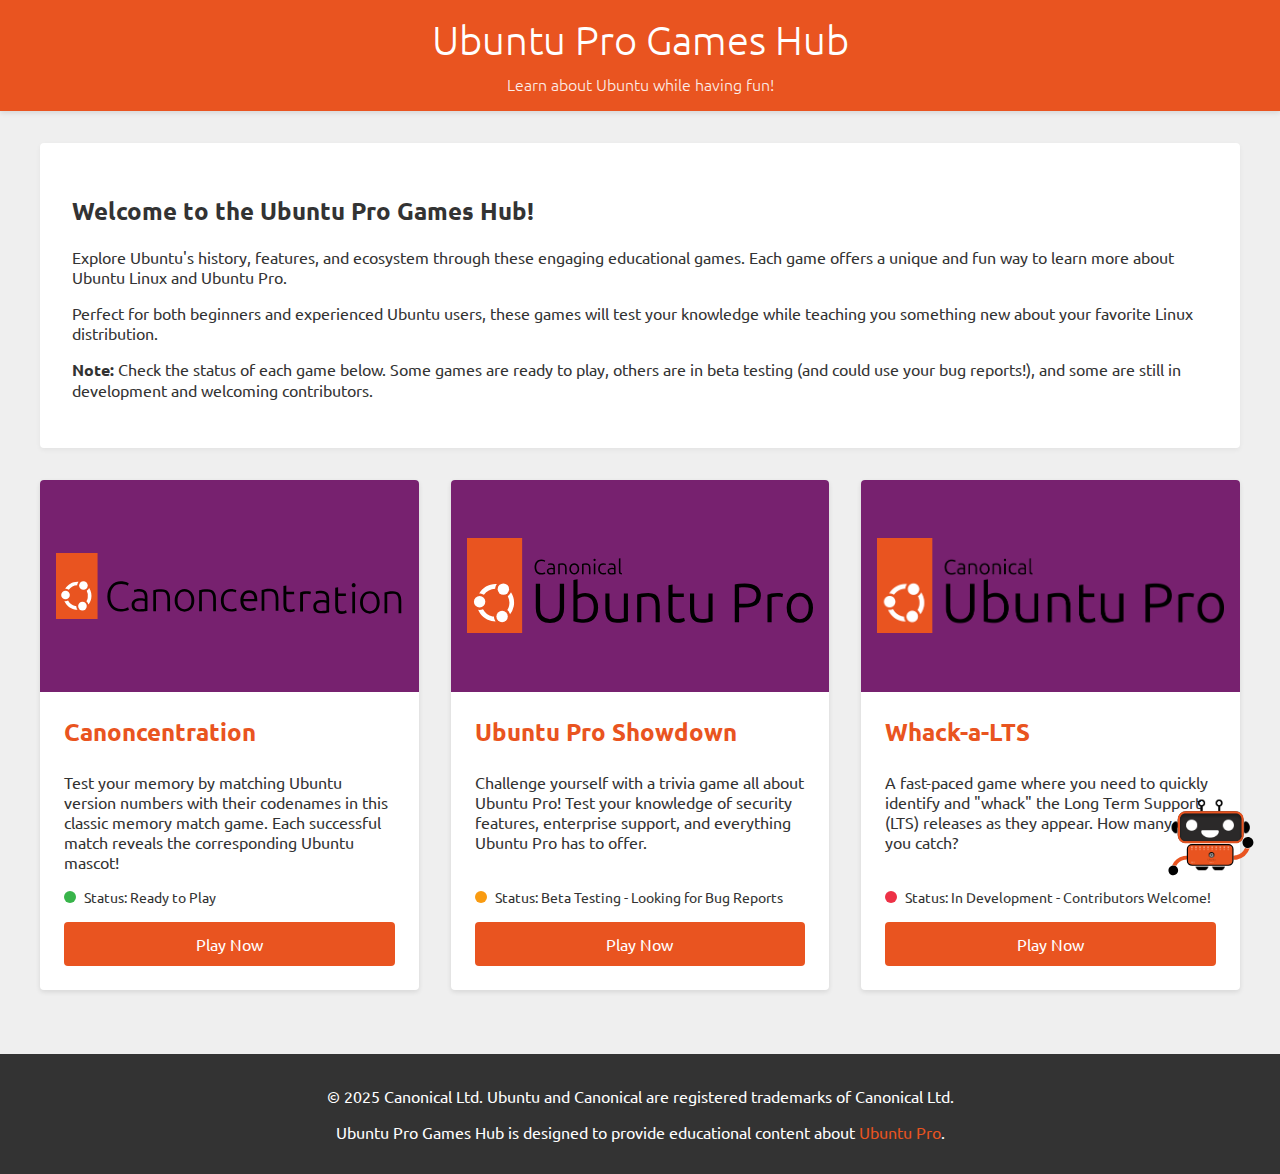
<file: index.html>
<!DOCTYPE html>
<html lang="en">
<head>
    <meta charset="UTF-8">
    <meta name="viewport" content="width=device-width, initial-scale=1.0">
    <title>Ubuntu Pro Games Hub</title>
    <link rel="preconnect" href="https://fonts.googleapis.com">
    <link rel="preconnect" href="https://fonts.gstatic.com" crossorigin>
    <link href="https://fonts.googleapis.com/css2?family=Ubuntu:wght@300;400;500;700&display=swap" rel="stylesheet">
    <style>
        :root {
            --ubuntu-orange: #E95420;
            --ubuntu-dark: #333333;
            --ubuntu-light: #EFEFEF;
            --ubuntu-aubergine: #77216F;
            --ubuntu-warm-grey: #AEA79F;
        }
        
        body {
            font-family: 'Ubuntu', sans-serif;
            margin: 0;
            padding: 0;
            background-color: var(--ubuntu-light);
            color: var(--ubuntu-dark);
        }
        
        header {
            background-color: var(--ubuntu-orange);
            color: white;
            padding: 1rem;
            text-align: center;
            box-shadow: 0 2px 5px rgba(0, 0, 0, 0.1);
        }
        
        h1 {
            margin: 0;
            font-weight: 300;
            font-size: 2.5rem;
        }
        
        .subtitle {
            font-weight: 300;
            margin: 0.5rem 0 0;
            opacity: 0.9;
        }
        
        .container {
            max-width: 1200px;
            margin: 0 auto;
            padding: 2rem;
        }
        
        .intro {
            background-color: white;
            padding: 2rem;
            border-radius: 4px;
            margin-bottom: 2rem;
            box-shadow: 0 2px 5px rgba(0, 0, 0, 0.05);
        }
        
        .games-grid {
            display: grid;
            grid-template-columns: repeat(auto-fill, minmax(300px, 1fr));
            gap: 2rem;
        }
        
        .game-card {
            background-color: white;
            border-radius: 4px;
            overflow: hidden;
            transition: transform 0.3s ease, box-shadow 0.3s ease;
            box-shadow: 0 2px 5px rgba(0, 0, 0, 0.1);
            display: flex;
            flex-direction: column;
        }
        
        .game-card:hover {
            transform: translateY(-5px);
            box-shadow: 0 5px 15px rgba(0, 0, 0, 0.1);
        }
        
        .game-image {
            height: 180px;
            background-color: var(--ubuntu-aubergine);
            display: flex;
            align-items: center;
            justify-content: center;
            padding: 1rem;
        }
        
        .game-image img {
            max-height: 120px;
            max-width: 100%;
        }
        
        .game-content {
            padding: 1.5rem;
            flex-grow: 1;
            display: flex;
            flex-direction: column;
        }
        
        .game-title {
            font-size: 1.5rem;
            margin: 0 0 0.5rem 0;
            color: var(--ubuntu-orange);
        }
        
        .game-description {
            margin-bottom: 1rem;
            flex-grow: 1;
        }
        
        .game-status {
            margin-bottom: 1rem;
            display: flex;
            align-items: center;
            font-size: 0.9rem;
        }
        
        .status-indicator {
            display: inline-block;
            width: 12px;
            height: 12px;
            border-radius: 50%;
            margin-right: 8px;
        }
        
        .status-ready {
            background-color: #38B44A;
        }
        
        .status-beta {
            background-color: #F99B11;
        }
        
        .status-development {
            background-color: #ED3146;
        }
        
        .play-button {
            background-color: var(--ubuntu-orange);
            color: white;
            border: none;
            padding: 0.75rem 1.5rem;
            font-family: 'Ubuntu', sans-serif;
            font-size: 1rem;
            border-radius: 4px;
            cursor: pointer;
            text-align: center;
            text-decoration: none;
            display: inline-block;
            transition: background-color 0.3s ease;
        }
        
        .play-button:hover {
            background-color: #c7431a;
        }
        
        .ob-character {
            position: fixed;
            bottom: 20px;
            right: 20px;
            width: 100px;
            transition: transform 0.3s ease;
            cursor: pointer;
            z-index: 100;
        }
        
        .ob-character:hover {
            transform: scale(1.1);
        }
        
        footer {
            background-color: var(--ubuntu-dark);
            color: white;
            text-align: center;
            padding: 1rem;
            margin-top: 2rem;
        }
        
        footer a {
            color: var(--ubuntu-orange);
            text-decoration: none;
        }
        
        footer a:hover {
            text-decoration: underline;
        }
        
        @media (max-width: 768px) {
            .games-grid {
                grid-template-columns: 1fr;
            }
            
            .container {
                padding: 1rem;
            }
        }
    </style>
</head>
<body>
    <header>
        <h1>Ubuntu Pro Games Hub</h1>
        <p class="subtitle">Learn about Ubuntu while having fun!</p>
    </header>
    
    <div class="container">
        <section class="intro">
            <h2>Welcome to the Ubuntu Pro Games Hub!</h2>
            <p>Explore Ubuntu's history, features, and ecosystem through these engaging educational games. Each game offers a unique and fun way to learn more about Ubuntu Linux and Ubuntu Pro.</p>
            <p>Perfect for both beginners and experienced Ubuntu users, these games will test your knowledge while teaching you something new about your favorite Linux distribution.</p>
            <p><strong>Note:</strong> Check the status of each game below. Some games are ready to play, others are in beta testing (and could use your bug reports!), and some are still in development and welcoming contributors.</p>
        </section>
        
        <div class="games-grid">
            <div class="game-card">
                <div class="game-image">
                    <img src="images/canoncentration-logo.svg" alt="Canoncentration Game Logo">
                </div>
                <div class="game-content">
                    <h3 class="game-title">Canoncentration</h3>
                    <p class="game-description">Test your memory by matching Ubuntu version numbers with their codenames in this classic memory match game. Each successful match reveals the corresponding Ubuntu mascot!</p>
                    <div class="game-status">
                        <span class="status-indicator status-ready"></span>
                        <span>Status: Ready to Play</span>
                    </div>
                    <a href="Canoncentration/canoncentration.html" class="play-button">Play Now</a>
                </div>
            </div>
            
            <div class="game-card">
                <div class="game-image">
                    <img src="images/ubuntu-pro-logo.svg" alt="Ubuntu Pro Showdown Logo">
                </div>
                <div class="game-content">
                    <h3 class="game-title">Ubuntu Pro Showdown</h3>
                    <p class="game-description">Challenge yourself with a trivia game all about Ubuntu Pro! Test your knowledge of security features, enterprise support, and everything Ubuntu Pro has to offer.</p>
                    <div class="game-status">
                        <span class="status-indicator status-beta"></span>
                        <span>Status: Beta Testing - Looking for Bug Reports</span>
                    </div>
                    <a href="UbuntuProShowdown/showdown.html" class="play-button">Play Now</a>
                </div>
            </div>
            
            <div class="game-card">
                <div class="game-image">
                    <img src="images/ubuntu-pro-logo.png" alt="Whack-a-LTS Logo">
                </div>
                <div class="game-content">
                    <h3 class="game-title">Whack-a-LTS</h3>
                    <p class="game-description">A fast-paced game where you need to quickly identify and "whack" the Long Term Support (LTS) releases as they appear. How many can you catch?</p>
                    <div class="game-status">
                        <span class="status-indicator status-development"></span>
                        <span>Status: In Development - Contributors Welcome!</span>
                    </div>
                    <a href="Whack-a-LTS/whack-a-lts.html" class="play-button">Play Now</a>
                </div>
            </div>
        </div>
    </div>
    
    <img src="images/ob01/ob-wave.svg" alt="OB01 Character" class="ob-character" id="ob-character">
    
    <footer>
        <p>&copy; 2025 Canonical Ltd. Ubuntu and Canonical are registered trademarks of Canonical Ltd.</p>
        <p>Ubuntu Pro Games Hub is designed to provide educational content about <a href="https://ubuntu.com/pro" target="_blank">Ubuntu Pro</a>.</p>
    </footer>
    
    <script>
        // Simple script to switch between OB01 character expressions
        const character = document.getElementById('ob-character');
        const expressions = ['ob-wave.svg', 'ob-woo.svg', 'ob-sad.svg', 'ob-scream.svg'];
        let currentIndex = 0;
        
        character.addEventListener('click', () => {
            currentIndex = (currentIndex + 1) % expressions.length;
            character.src = `images/ob01/${expressions[currentIndex]}`;
        });
        
        // Easter egg: Show a random OB character when hovering over game cards
        const gameCards = document.querySelectorAll('.game-card');
        
        gameCards.forEach(card => {
            card.addEventListener('mouseenter', () => {
                const randomExpression = expressions[Math.floor(Math.random() * expressions.length)];
                character.src = `images/ob01/${randomExpression}`;
            });
            
            card.addEventListener('mouseleave', () => {
                // Reset to wave when mouse leaves
                character.src = 'images/ob01/ob-wave.svg';
            });
        });
    </script>
</body>
</html>
</file>
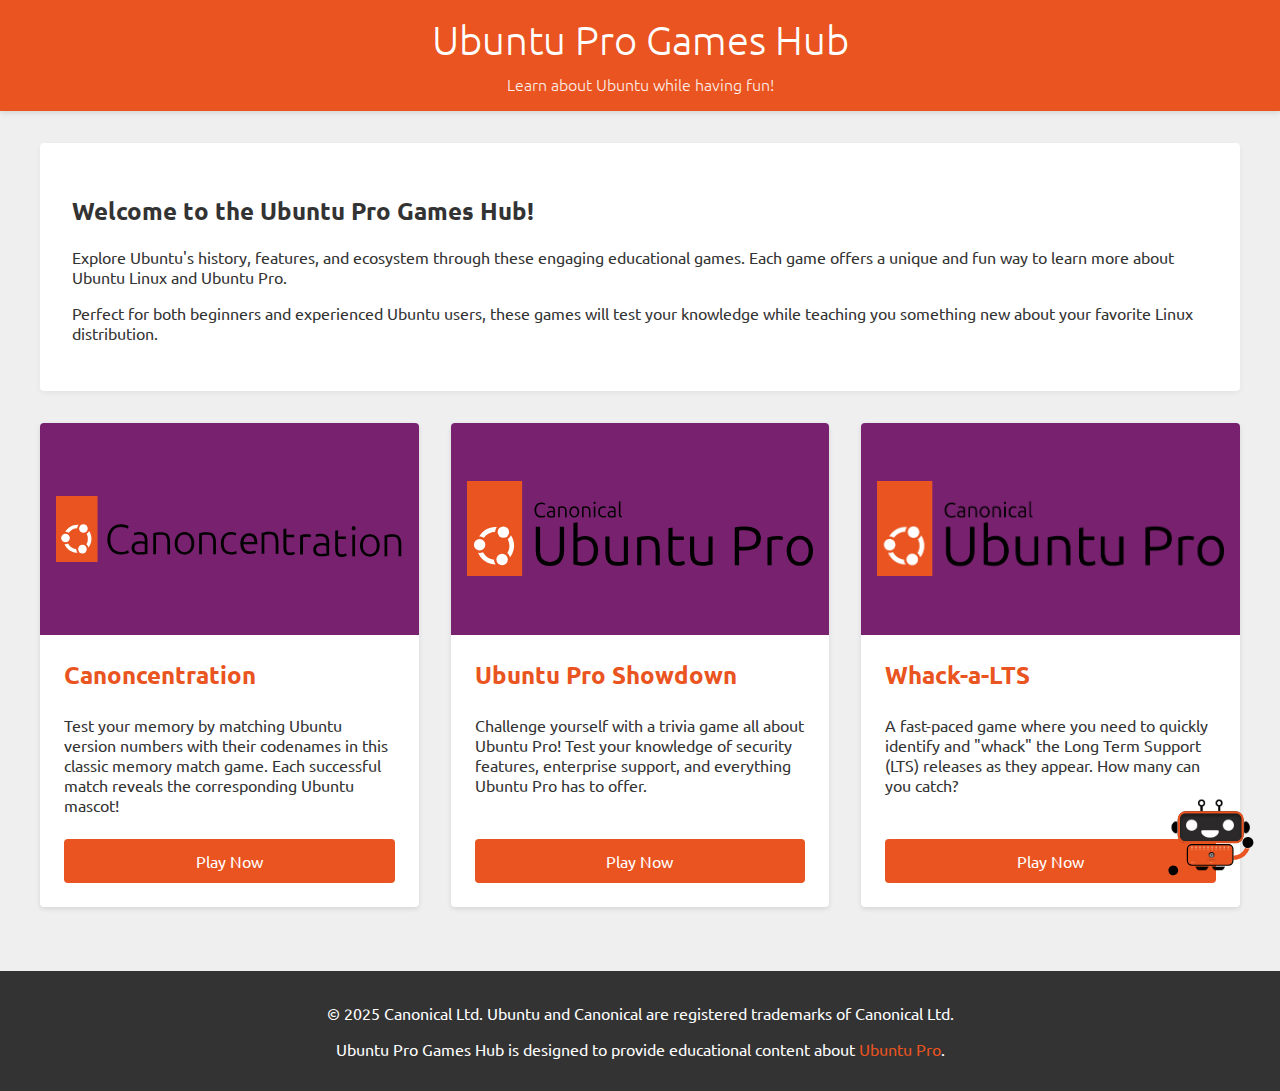
<file: indexl.html>
<!DOCTYPE html>
<html lang="en">
<head>
    <meta charset="UTF-8">
    <meta name="viewport" content="width=device-width, initial-scale=1.0">
    <title>Ubuntu Pro Games Hub</title>
    <link rel="preconnect" href="https://fonts.googleapis.com">
    <link rel="preconnect" href="https://fonts.gstatic.com" crossorigin>
    <link href="https://fonts.googleapis.com/css2?family=Ubuntu:wght@300;400;500;700&display=swap" rel="stylesheet">
    <style>
        :root {
            --ubuntu-orange: #E95420;
            --ubuntu-dark: #333333;
            --ubuntu-light: #EFEFEF;
            --ubuntu-aubergine: #77216F;
            --ubuntu-warm-grey: #AEA79F;
        }
        
        body {
            font-family: 'Ubuntu', sans-serif;
            margin: 0;
            padding: 0;
            background-color: var(--ubuntu-light);
            color: var(--ubuntu-dark);
        }
        
        header {
            background-color: var(--ubuntu-orange);
            color: white;
            padding: 1rem;
            text-align: center;
            box-shadow: 0 2px 5px rgba(0, 0, 0, 0.1);
        }
        
        h1 {
            margin: 0;
            font-weight: 300;
            font-size: 2.5rem;
        }
        
        .subtitle {
            font-weight: 300;
            margin: 0.5rem 0 0;
            opacity: 0.9;
        }
        
        .container {
            max-width: 1200px;
            margin: 0 auto;
            padding: 2rem;
        }
        
        .intro {
            background-color: white;
            padding: 2rem;
            border-radius: 4px;
            margin-bottom: 2rem;
            box-shadow: 0 2px 5px rgba(0, 0, 0, 0.05);
        }
        
        .games-grid {
            display: grid;
            grid-template-columns: repeat(auto-fill, minmax(300px, 1fr));
            gap: 2rem;
        }
        
        .game-card {
            background-color: white;
            border-radius: 4px;
            overflow: hidden;
            transition: transform 0.3s ease, box-shadow 0.3s ease;
            box-shadow: 0 2px 5px rgba(0, 0, 0, 0.1);
            display: flex;
            flex-direction: column;
        }
        
        .game-card:hover {
            transform: translateY(-5px);
            box-shadow: 0 5px 15px rgba(0, 0, 0, 0.1);
        }
        
        .game-image {
            height: 180px;
            background-color: var(--ubuntu-aubergine);
            display: flex;
            align-items: center;
            justify-content: center;
            padding: 1rem;
        }
        
        .game-image img {
            max-height: 120px;
            max-width: 100%;
        }
        
        .game-content {
            padding: 1.5rem;
            flex-grow: 1;
            display: flex;
            flex-direction: column;
        }
        
        .game-title {
            font-size: 1.5rem;
            margin: 0 0 0.5rem 0;
            color: var(--ubuntu-orange);
        }
        
        .game-description {
            margin-bottom: 1.5rem;
            flex-grow: 1;
        }
        
        .play-button {
            background-color: var(--ubuntu-orange);
            color: white;
            border: none;
            padding: 0.75rem 1.5rem;
            font-family: 'Ubuntu', sans-serif;
            font-size: 1rem;
            border-radius: 4px;
            cursor: pointer;
            text-align: center;
            text-decoration: none;
            display: inline-block;
            transition: background-color 0.3s ease;
        }
        
        .play-button:hover {
            background-color: #c7431a;
        }
        
        .ob-character {
            position: fixed;
            bottom: 20px;
            right: 20px;
            width: 100px;
            transition: transform 0.3s ease;
            cursor: pointer;
            z-index: 100;
        }
        
        .ob-character:hover {
            transform: scale(1.1);
        }
        
        footer {
            background-color: var(--ubuntu-dark);
            color: white;
            text-align: center;
            padding: 1rem;
            margin-top: 2rem;
        }
        
        footer a {
            color: var(--ubuntu-orange);
            text-decoration: none;
        }
        
        footer a:hover {
            text-decoration: underline;
        }
        
        @media (max-width: 768px) {
            .games-grid {
                grid-template-columns: 1fr;
            }
            
            .container {
                padding: 1rem;
            }
        }
    </style>
</head>
<body>
    <header>
        <h1>Ubuntu Pro Games Hub</h1>
        <p class="subtitle">Learn about Ubuntu while having fun!</p>
    </header>
    
    <div class="container">
        <section class="intro">
            <h2>Welcome to the Ubuntu Pro Games Hub!</h2>
            <p>Explore Ubuntu's history, features, and ecosystem through these engaging educational games. Each game offers a unique and fun way to learn more about Ubuntu Linux and Ubuntu Pro.</p>
            <p>Perfect for both beginners and experienced Ubuntu users, these games will test your knowledge while teaching you something new about your favorite Linux distribution.</p>
        </section>
        
        <div class="games-grid">
            <div class="game-card">
                <div class="game-image">
                    <img src="images/canoncentration-logo.svg" alt="Canoncentration Game Logo">
                </div>
                <div class="game-content">
                    <h3 class="game-title">Canoncentration</h3>
                    <p class="game-description">Test your memory by matching Ubuntu version numbers with their codenames in this classic memory match game. Each successful match reveals the corresponding Ubuntu mascot!</p>
                    <a href="Canoncentration/canoncentration.html" class="play-button">Play Now</a>
                </div>
            </div>
            
            <div class="game-card">
                <div class="game-image">
                    <img src="images/ubuntu-pro-logo.svg" alt="Ubuntu Pro Showdown Logo">
                </div>
                <div class="game-content">
                    <h3 class="game-title">Ubuntu Pro Showdown</h3>
                    <p class="game-description">Challenge yourself with a trivia game all about Ubuntu Pro! Test your knowledge of security features, enterprise support, and everything Ubuntu Pro has to offer.</p>
                    <a href="UbuntuProShowdown/showdown.html" class="play-button">Play Now</a>
                </div>
            </div>
            
            <div class="game-card">
                <div class="game-image">
                    <img src="images/ubuntu-pro-logo.png" alt="Whack-a-LTS Logo">
                </div>
                <div class="game-content">
                    <h3 class="game-title">Whack-a-LTS</h3>
                    <p class="game-description">A fast-paced game where you need to quickly identify and "whack" the Long Term Support (LTS) releases as they appear. How many can you catch?</p>
                    <a href="Whack-a-LTS/whack-a-lts.html" class="play-button">Play Now</a>
                </div>
            </div>
        </div>
    </div>
    
    <img src="images/ob01/ob-wave.svg" alt="OB01 Character" class="ob-character" id="ob-character">
    
    <footer>
        <p>&copy; 2025 Canonical Ltd. Ubuntu and Canonical are registered trademarks of Canonical Ltd.</p>
        <p>Ubuntu Pro Games Hub is designed to provide educational content about <a href="https://ubuntu.com/pro" target="_blank">Ubuntu Pro</a>.</p>
    </footer>
    
    <script>
        // Simple script to switch between OB01 character expressions
        const character = document.getElementById('ob-character');
        const expressions = ['ob-wave.svg', 'ob-woo.svg', 'ob-sad.svg', 'ob-scream.svg'];
        let currentIndex = 0;
        
        character.addEventListener('click', () => {
            currentIndex = (currentIndex + 1) % expressions.length;
            character.src = `images/ob01/${expressions[currentIndex]}`;
        });
        
        // Easter egg: Show a random OB character when hovering over game cards
        const gameCards = document.querySelectorAll('.game-card');
        
        gameCards.forEach(card => {
            card.addEventListener('mouseenter', () => {
                const randomExpression = expressions[Math.floor(Math.random() * expressions.length)];
                character.src = `images/ob01/${randomExpression}`;
            });
            
            card.addEventListener('mouseleave', () => {
                // Reset to wave when mouse leaves
                character.src = 'images/ob01/ob-wave.svg';
            });
        });
    </script>
</body>
</html>
</file>
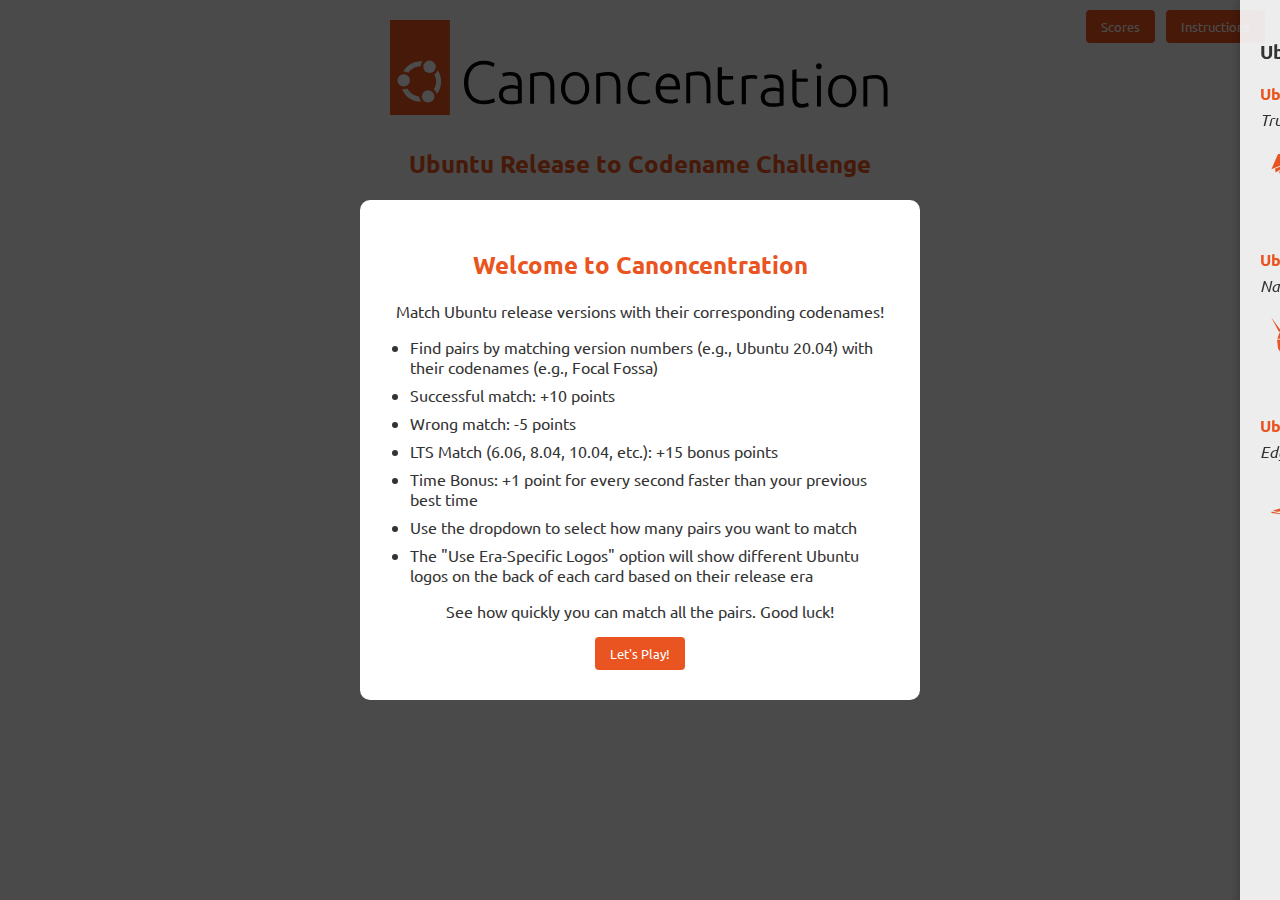
<file: Canoncentration/canoncentration.html>
<!DOCTYPE html>
<html lang="en">
<head>
  <meta charset="UTF-8">
  <meta name="viewport" content="width=device-width, initial-scale=1.0">
  <title>Canoncentration - Ubuntu Release & Codename Challenge</title>
  <link rel="stylesheet" href="https://fonts.googleapis.com/css2?family=Ubuntu:wght@300;400;500;700&display=swap">
  <style>
    body {
      font-family: 'Ubuntu', sans-serif;
      background-color: #f8f8f8;
      margin: 0;
      padding: 20px;
      color: #333;
      text-align: center;
    }
    
    .logo {
      max-width: 500px;
      height: auto;
      margin-bottom: 10px;
    }
    
    h2 {
      color: #e95420;
      margin-bottom: 20px;
    }
    
    .controls {
      margin-bottom: 20px;
    }
    
    select, button {
      font-family: 'Ubuntu', sans-serif;
      padding: 8px 15px;
      margin: 0 5px;
      border-radius: 4px;
      border: 1px solid #ccc;
    }
    
    button {
      background-color: #e95420;
      color: white;
      border: none;
      cursor: pointer;
      transition: background-color 0.3s;
    }
    
    button:hover {
      background-color: #d74516;
    }
    
    #timer, #score-display {
      font-size: 18px;
      margin-bottom: 15px;
      font-weight: 500;
    }
    
    .game-board {
      display: grid;
      grid-template-columns: repeat(auto-fit, 140px);
      gap: 10px;
      justify-content: center;
      max-width: 1200px;
      margin: 0 auto;
    }
    
    .card {
      width: 140px;
      height: 140px;
      perspective: 1000px;
      cursor: pointer;
    }
    
    .card-inner {
      position: relative;
      width: 100%;
      height: 100%;
      transition: transform 0.5s;
      transform-style: preserve-3d;
      box-shadow: 0 4px 8px rgba(0,0,0,0.1);
      border-radius: 8px;
    }
    
    .card.flipped .card-inner {
      transform: rotateY(180deg);
    }
    
    .card-front, .card-back {
      position: absolute;
      width: 100%;
      height: 100%;
      backface-visibility: hidden;
      border-radius: 8px;
      display: flex;
      align-items: center;
      justify-content: center;
      overflow: hidden;
    }
    
    .card-front {
      background-color: white;
      transform: rotateY(180deg);
      padding: 10px;
      box-sizing: border-box;
      color: #333;
      font-weight: 500;
      text-align: center;
      overflow: hidden;
      word-wrap: normal;
      white-space: nowrap;
    }
    
    .card-back {
      background-color: white;
    }
    
    .card.matched .card-front {
      background-color: white;
    }
    
    #cheatOverlay {
      position: fixed;
      top: 0;
      right: -300px;
      width: 300px;
      height: 100%;
      background-color: rgba(255, 255, 255, 0.9);
      box-shadow: -2px 0 10px rgba(0,0,0,0.2);
      transition: right 0.5s ease-in-out;
      overflow-y: auto;
      z-index: 1000;
      padding: 20px;
      text-align: left;
    }
    
    .cheat-active #cheatOverlay {
      right: 0;
    }
    
    .cheat-item {
      margin-bottom: 20px;
      padding-bottom: 10px;
      border-bottom: 1px solid #eee;
    }
    
    .cheat-item p {
      margin: 5px 0;
    }
    
    .cheat-item .version {
      font-weight: bold;
      color: #e95420;
    }
    
    .cheat-item .codename {
      font-style: italic;
    }

    /* Confetti animation for winning */
    @keyframes confetti-fall {
      0% { transform: translateY(-100vh) rotate(0deg); }
      100% { transform: translateY(100vh) rotate(360deg); }
    }

    .confetti {
      position: fixed;
      width: 10px;
      height: 10px;
      background-color: #e95420;
      animation: confetti-fall 5s linear forwards;
      z-index: 1000;
      opacity: 0.8;
      pointer-events: none;
    }

    /* Different confetti colors */
    .confetti:nth-child(3n) { background-color: #aea79f; }
    .confetti:nth-child(3n+1) { background-color: #77216f; }
    .confetti:nth-child(3n+2) { background-color: #5e2750; }

    /* Different shapes */
    .confetti:nth-child(5n) { border-radius: 50%; }
    .confetti:nth-child(5n+2) { width: 8px; height: 12px; }
    .confetti:nth-child(5n+3) { width: 12px; height: 8px; }

    /* Win message */
    .win-message {
      position: fixed;
      top: 50%;
      left: 50%;
      transform: translate(-50%, -50%);
      background-color: rgba(255, 255, 255, 0.9);
      padding: 20px 40px;
      border-radius: 10px;
      box-shadow: 0 5px 20px rgba(0,0,0,0.2);
      z-index: 1001;
      display: none;
    }
    
    .win-message h3 {
      color: #e95420;
      margin-top: 0;
    }
    
    /* OB01 face animation */
    .obi-face {
      position: fixed;
      z-index: 2000;
      pointer-events: none;
      animation: pop-in 0.5s forwards;
    }
    
    @keyframes pop-in {
      0% { transform: translateY(-50%) scale(0); }
      50% { transform: translateY(-50%) scale(1.2); }
      100% { transform: translateY(-50%) scale(1); }
    }
    
    /* Toggle option for era logos */
    .toggle-option {
      display: inline-flex;
      align-items: center;
      margin-left: 10px;
    }
    
    .toggle-option input {
      margin-right: 5px;
    }
    
    /* Welcome popup styles */
    .popup {
      position: fixed;
      top: 0;
      left: 0;
      right: 0;
      bottom: 0;
      background-color: rgba(0,0,0,0.7);
      display: flex;
      justify-content: center;
      align-items: center;
      z-index: 1000;
    }
    
    .popup-content {
      background-color: white;
      padding: 30px;
      border-radius: 10px;
      max-width: 500px;
      text-align: center;
    }
    
    .popup-content ul {
      text-align: left;
      padding-left: 20px;
    }
    
    .popup-content li {
      margin-bottom: 8px;
    }
    
    @media (max-width: 768px) {
      .logo {
        max-width: 300px;
      }
      
      .game-board {
        grid-template-columns: repeat(auto-fit, 100px);
      }
      
      .card {
        width: 100px;
        height: 100px;
      }
      
      #cheatOverlay {
        width: 250px;
      }
      
      .popup-content {
        padding: 15px;
        max-width: 80%;
      }
    }
  </style>
</head>
<body>
  <!-- Welcome Popup -->
  <div id="start-popup" class="popup">
    <div class="popup-content">
      <h2>Welcome to Canoncentration</h2>
      <p>Match Ubuntu release versions with their corresponding codenames!</p>
      <ul>
        <li>Find pairs by matching version numbers (e.g., Ubuntu 20.04) with their codenames (e.g., Focal Fossa)</li>
        <li>Successful match: +10 points</li>
        <li>Wrong match: -5 points</li>
        <li>LTS Match (6.06, 8.04, 10.04, etc.): +15 bonus points</li>
        <li>Time Bonus: +1 point for every second faster than your previous best time</li>
        <li>Use the dropdown to select how many pairs you want to match</li>
        <li>The "Use Era-Specific Logos" option will show different Ubuntu logos on the back of each card based on their release era</li>
      </ul>
      <p>See how quickly you can match all the pairs. Good luck!</p>
      <button id="start-game-btn">Let's Play!</button>
    </div>
  </div>
  
  <!-- Instructions Button -->
  <button id="instructions-btn" style="position: absolute; top: 10px; right: 10px;">Instructions</button>
  
  <!-- Instructions Popup (initially hidden) -->
  <div id="instructions-popup" class="popup" style="display: none;">
    <div class="popup-content">
      <h2>Canoncentration Instructions</h2>
      <p>Match Ubuntu release versions with their corresponding codenames!</p>
      <ul>
        <li>Find pairs by matching version numbers (e.g., Ubuntu 20.04) with their codenames (e.g., Focal Fossa)</li>
        <li>Successful match: +10 points</li>
        <li>Wrong match: -5 points</li>
        <li>LTS Match (6.06, 8.04, 10.04, etc.): +15 bonus points</li>
        <li>Time Bonus: +1 point for every second faster than your previous best time</li>
        <li>Use the dropdown to select how many pairs you want to match</li>
        <li>The "Use Era-Specific Logos" option will show different Ubuntu logos on the back of each card based on their release era</li>
        <li>Use the "Help" button if you get stuck, but it'll cost you a sad Obi face!</li>
      </ul>
      <p>See how quickly you can match all the pairs. Good luck!</p>
      <button id="close-instructions-btn">Close</button>
    </div>
  </div>
  
  <img src="../images/canoncentration-logo.svg" alt="Canoncentration Logo" class="logo">
  <h2>Ubuntu Release to Codename Challenge</h2>
  
  <div class="controls">
    <label for="numMatches">Select Number of Matches:</label>
    <select id="numMatches"></select>
    <button id="startButton">Start Game</button>
  </div>
  
  <div id="timer">Time: 0 s</div>
  
  <div class="controls">
    <button id="cheatButton">Help</button>
    <div class="toggle-option">
      <input type="checkbox" id="eraLogosToggle" />
      <label for="eraLogosToggle">Use Era-Specific Logos</label>
    </div>
  </div>
  
  <div class="game-board" id="game-board"></div>
  
  <div id="cheatOverlay"></div>
  
  <div id="winMessage" class="win-message">
    <h3>Congratulations!</h3>
    <p id="winMessageText"></p>
    <button onclick="closeWinMessage()">Play Again</button>
  </div>
  
  <!-- External JavaScript files -->
  <script src="../js/canoncentration-data.js"></script>
  <script src="../js/canoncentration-ui.js"></script>
  <script src="../js/canoncentration-scoring.js"></script>
  <script src="../js/canoncentration-game.js"></script>
</body>
</html>
</file>
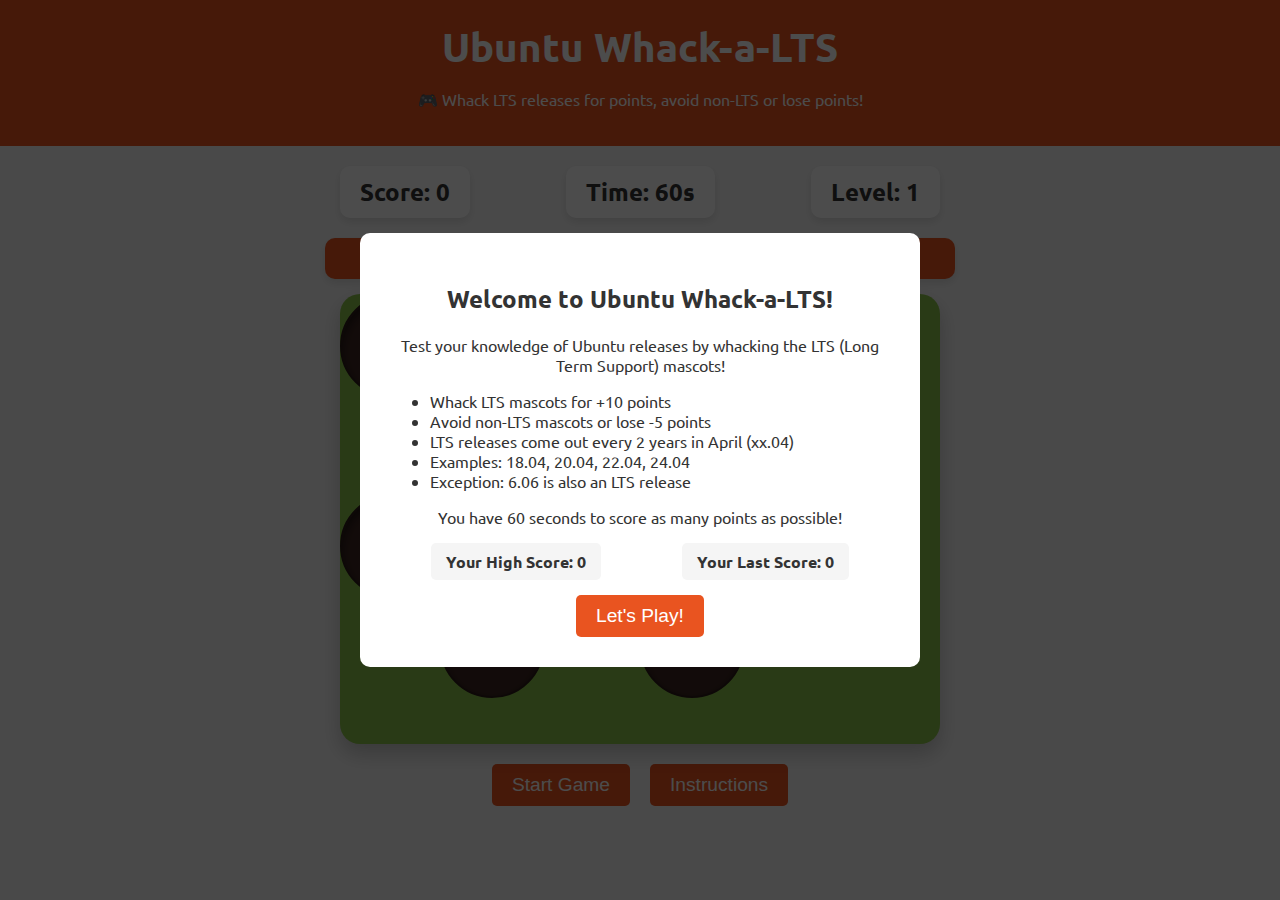
<file: Whack-a-LTS/whack-a-lts.html>
<!DOCTYPE html>
<html lang="en">
<head>
    <meta charset="UTF-8">
    <meta name="viewport" content="width=device-width, initial-scale=1.0">
    <title>Ubuntu Pro Academy - Whack-a-LTS</title>
    
    <!-- Link to Ubuntu font -->
    <link rel="stylesheet" href="https://fonts.googleapis.com/css2?family=Ubuntu:wght@300;400;500;700&display=swap">
    
    <!-- Game styles -->
    <link rel="stylesheet" href="../css/whack-styles.css">
</head>
<body>
    <header>
        <h1>Ubuntu Whack-a-LTS</h1>
        <p>🎮 Whack LTS releases for points, avoid non-LTS or lose points!</p>
    </header>
    
    <div class="game-info">
        <div class="score">Score: <span id="score">0</span></div>
        <div class="time">Time: <span id="time">60</span>s</div>
        <div class="level">Level: <span id="level">1</span></div>
    </div>
    
    <div class="high-score">
        High Score: <span id="high-score">0</span> | Last Score: <span id="last-score">0</span>
    </div>
    
    <div class="game-container" id="game-container">
        <!-- Holes and mascots will be generated by JavaScript -->
    </div>
    
    <div class="controls">
        <button id="start-btn">Start Game</button>
        <button id="instructions-btn">Instructions</button>
    </div>
    
    <div id="start-popup" class="popup">
        <div class="popup-content">
            <h2>Welcome to Ubuntu Whack-a-LTS!</h2>
            <p>Test your knowledge of Ubuntu releases by whacking the LTS (Long Term Support) mascots!</p>
            <ul style="text-align: left;">
                <li>Whack LTS mascots for +10 points</li>
                <li>Avoid non-LTS mascots or lose -5 points</li>
                <li>LTS releases come out every 2 years in April (xx.04)</li>
                <li>Examples: 18.04, 20.04, 22.04, 24.04</li>
                <li>Exception: 6.06 is also an LTS release</li>
            </ul>
            <p>You have 60 seconds to score as many points as possible!</p>
            <div class="stored-scores">
                <div>Your High Score: <span id="start-high-score">0</span></div>
                <div>Your Last Score: <span id="start-last-score">0</span></div>
            </div>
            <button id="start-game-btn">Let's Play!</button>
        </div>
    </div>
    
    <div id="instructions-popup" class="popup" style="display: none;">
        <div class="popup-content">
            <h2>How to Play</h2>
            <p>Test your knowledge of Ubuntu releases by whacking the LTS (Long Term Support) mascots!</p>
            <ul style="text-align: left;">
                <li>Whack LTS mascots for +10 points</li>
                <li>Avoid non-LTS mascots or lose -5 points</li>
                <li>LTS releases come out every 2 years in April (xx.04)</li>
                <li>Examples: 18.04, 20.04, 22.04, 24.04</li>
                <li>Exception: 6.06 is also an LTS release</li>
            </ul>
            <h3>LTS Release List</h3>
            <p style="font-size: 0.9em;">
                6.06 Dapper Drake, 8.04 Hardy Heron, 10.04 Lucid Lynx, 12.04 Precise Pangolin, 
                14.04 Trusty Tahr, 16.04 Xenial Xerus, 18.04 Bionic Beaver, 20.04 Focal Fossa, 
                22.04 Jammy Jellyfish, 24.04 Noble Numbat
            </p>
            <button id="close-instructions-btn">Close</button>
        </div>
    </div>
    
    <div id="game-over-popup" class="popup" style="display: none;">
        <div class="popup-content">
            <h2>Game Over!</h2>
            <p>Your final score: <span id="final-score">0</span></p>
            <p>Level reached: <span id="final-level">1</span></p>
            <div class="score-comparison">
                <div>High Score: <span id="end-high-score">0</span></div>
                <div>Last Score: <span id="end-last-score">0</span></div>
            </div>
            <h3>How did you do?</h3>
            <div id="performance-message"></div>
            <button id="play-again-btn">Play Again</button>
        </div>
    </div>
    
    <!-- Game scripts - Note the order is important! -->
    <script src="../js/whack-data.js"></script>
    <script src="../js/whack-storage.js"></script>
    <script src="../js/whack-game.js"></script>
    <script src="../js/whack-ui.js"></script>
</body>
</html>
</file>
<file: css/whack-styles.css>
/* Ubuntu Whack-a-LTS Game Styles */

:root {
    --ubuntu-orange: #E95420;
    --ubuntu-purple: #772953;
    --ubuntu-light: #AEA79F;
    --ubuntu-dark: #333333;
}

body {
    font-family: 'Ubuntu', 'Arial', sans-serif;
    background-color: #f5f5f5;
    color: var(--ubuntu-dark);
    margin: 0;
    padding: 0;
    display: flex;
    flex-direction: column;
    align-items: center;
    min-height: 100vh;
}

header {
    background-color: var(--ubuntu-orange);
    color: white;
    width: 100%;
    padding: 20px 0;
    text-align: center;
    margin-bottom: 20px;
}

h1 {
    margin: 0;
    font-size: 2.5em;
}

.game-info {
    display: flex;
    justify-content: space-between;
    width: 600px;
    max-width: 95vw;
    margin-bottom: 20px;
}

.score, .time, .level {
    background-color: white;
    padding: 10px 20px;
    border-radius: 10px;
    box-shadow: 0 4px 8px rgba(0,0,0,0.1);
    font-size: 1.5em;
    font-weight: bold;
}

.high-score {
    background-color: var(--ubuntu-orange);
    color: white;
    padding: 8px 15px;
    border-radius: 10px;
    box-shadow: 0 4px 8px rgba(0,0,0,0.1);
    font-size: 1.2em;
    margin-bottom: 15px;
    text-align: center;
    width: 600px;
    max-width: 95vw;
}

.game-container {
    width: 600px;
    height: 450px;
    max-width: 95vw;
    background-color: #8BC34A; /* Grass green */
    position: relative;
    border-radius: 20px;
    box-shadow: 0 10px 20px rgba(0,0,0,0.2);
    overflow: hidden;
    background-image: 
        radial-gradient(circle at 30% 20%, #9CCC65 8%, transparent 8%),
        radial-gradient(circle at 70% 50%, #9CCC65 6%, transparent 6%),
        radial-gradient(circle at 40% 70%, #9CCC65 10%, transparent 10%),
        radial-gradient(circle at 80% 30%, #9CCC65 5%, transparent 5%),
        radial-gradient(circle at 10% 60%, #9CCC65 7%, transparent 7%);
}

.hole {
    width: 100px;
    height: 100px;
    position: absolute;
    border-radius: 50%;
    background-color: #3e2723;
    overflow: hidden;
    text-align: center;
    box-shadow: inset 0 5px 10px rgba(0,0,0,0.5);
    border: 2px solid #2d1c19;
}

.mascot {
    width: 100px;
    height: 100px;
    position: absolute;
    bottom: -100px;
    transition: bottom 0.4s cubic-bezier(0.18, 0.89, 0.32, 1.28), transform 0.2s ease;
    cursor: pointer;
    border-radius: 50% 50% 0 0;
    background-size: contain;
    background-repeat: no-repeat;
    background-position: center bottom;
    transform-origin: bottom center;
    animation: bob 2s infinite ease-in-out;
    animation-play-state: paused;
}

@keyframes bob {
    0%, 100% { transform: translateY(0); }
    50% { transform: translateY(-5px); }
}

.release-info {
    position: absolute;
    bottom: 0;
    left: 0;
    right: 0;
    background-color: rgba(255,255,255,0.8);
    padding: 2px;
    font-size: 10px;
    text-align: center;
    visibility: hidden;
    border-radius: 0 0 50% 50%;
}

.mascot:hover .release-info {
    visibility: visible;
}

.correct-whack {
    filter: drop-shadow(0 0 8px #4CAF50);
}

.wrong-whack {
    filter: drop-shadow(0 0 8px #F44336);
}

.controls {
    margin-top: 20px;
    display: flex;
    gap: 20px;
}

button {
    background-color: var(--ubuntu-orange);
    color: white;
    border: none;
    border-radius: 5px;
    padding: 10px 20px;
    font-size: 1.2em;
    cursor: pointer;
    transition: background-color 0.3s;
}

button:hover {
    background-color: var(--ubuntu-purple);
}

button:disabled {
    background-color: var(--ubuntu-light);
    cursor: not-allowed;
}

.popup {
    position: fixed;
    top: 0;
    left: 0;
    right: 0;
    bottom: 0;
    background-color: rgba(0,0,0,0.7);
    display: flex;
    justify-content: center;
    align-items: center;
    z-index: 1000;
}

.popup-content {
    background-color: white;
    padding: 30px;
    border-radius: 10px;
    max-width: 500px;
    text-align: center;
}

.score-comparison {
    display: flex;
    justify-content: space-around;
    margin: 15px 0;
    font-weight: bold;
}

.score-comparison div {
    background-color: #f5f5f5;
    padding: 8px 15px;
    border-radius: 5px;
}

.stored-scores {
    display: flex;
    justify-content: space-around;
    margin: 15px 0;
    font-weight: bold;
}

.stored-scores div {
    background-color: #f5f5f5;
    padding: 8px 15px;
    border-radius: 5px;
}

/* Bonus notification animation */
@keyframes fadeUpAndOut {
    0% { opacity: 1; transform: translateY(0) translateX(-50%); }
    100% { opacity: 0; transform: translateY(-20px) translateX(-50%); }
}

.bonus-notice {
    animation: fadeUpAndOut 1s ease-out forwards;
}

@media (max-width: 650px) {
    .game-info {
        width: 95vw;
        flex-direction: column;
        gap: 10px;
        align-items: center;
    }
    
    .hole {
        width: 80px;
        height: 80px;
    }
    
    .mascot {
        width: 80px;
        height: 80px;
    }
}
</file>
